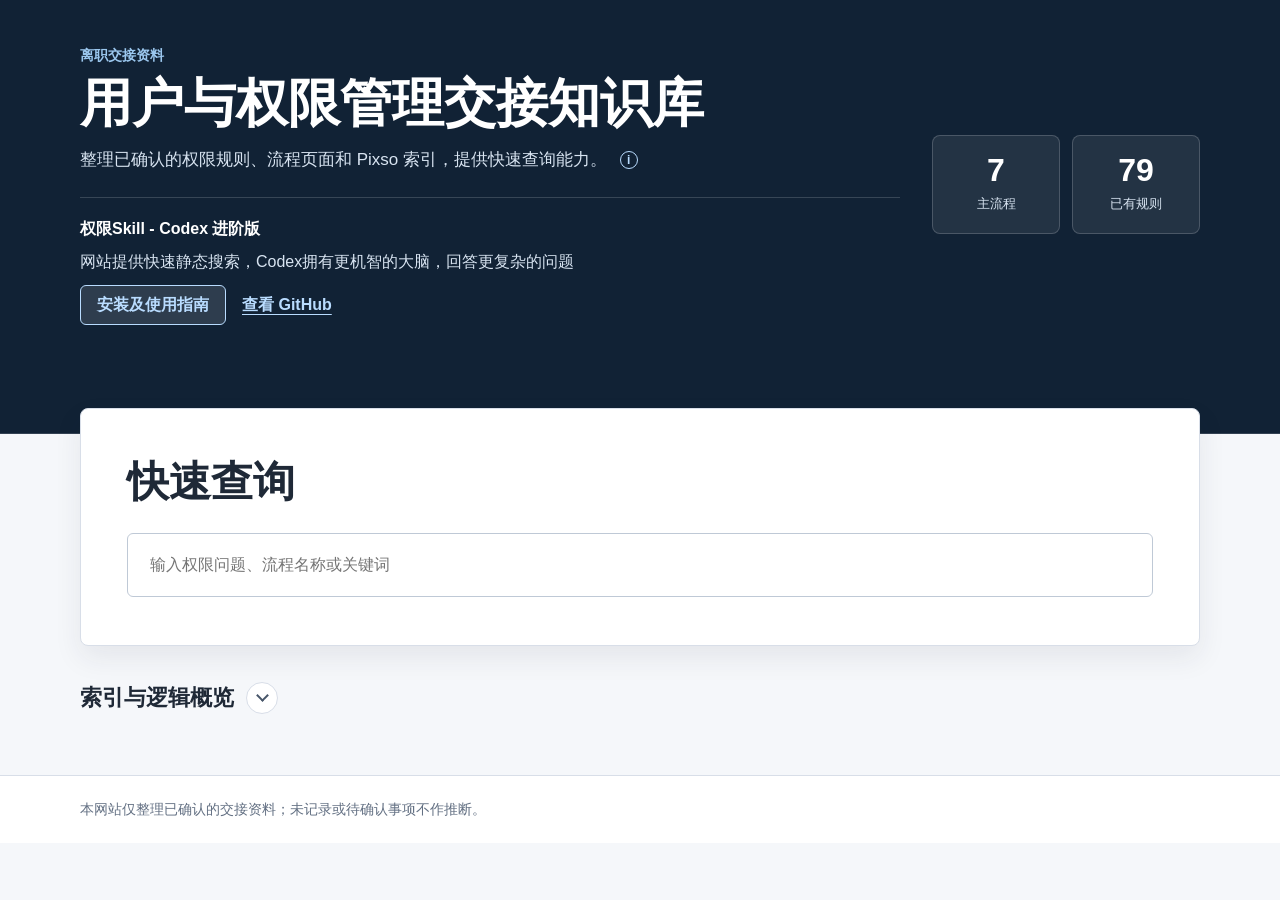
<file: index.html>
<!doctype html>
<html lang="zh-CN">
  <head>
    <meta charset="utf-8">
    <meta name="viewport" content="width=device-width, initial-scale=1">
    <title>用户与权限管理交接知识库</title>
    <link rel="stylesheet" href="styles.css">
  </head>
  <body>
    <header class="site-header">
      <div class="wrap hero">
        <div>
          <p class="eyebrow">离职交接资料</p>
          <h1>用户与权限管理交接知识库</h1>
          <p class="intro">
            整理已确认的权限规则、流程页面和 Pixso 索引，提供快速查询能力。
            <span class="design-info" id="designInfo" tabindex="0" aria-label="设计稿维护说明">
              <span class="design-info-icon" aria-hidden="true">i</span>
              <span class="design-info-panel" id="designInfoPanel"></span>
            </span>
          </p>
          <div class="hero-advanced" aria-label="Codex 进阶查询">
            <p class="hero-advanced-label">权限Skill - Codex 进阶版</p>
            <p class="hero-advanced-copy">网站提供快速静态搜索，Codex拥有更机智的大脑，回答更复杂的问题</p>
            <div class="hero-advanced-actions">
              <a class="hero-guide-button" href="./codex-guide.html">安装及使用指南</a>
              <a class="hero-github-link" href="https://github.com/okylll/auth-handover" target="_blank" rel="noopener noreferrer">查看 GitHub</a>
            </div>
          </div>
        </div>
        <div class="stats" aria-label="资料统计">
          <div>
            <strong id="pageCount">0</strong>
            <span>主流程</span>
          </div>
          <div>
            <strong id="ruleCount">0</strong>
            <span>已有规则</span>
          </div>
        </div>
      </div>
    </header>

    <main class="wrap main">
      <section class="search-panel" aria-labelledby="searchTitle">
        <h2 id="searchTitle">快速查询</h2>
        <div class="search-row">
          <div class="search-input-wrap">
            <label class="visually-hidden" for="searchInput">搜索</label>
            <input id="searchInput" type="text" placeholder="输入权限问题、流程名称或关键词" autocomplete="off">
            <button id="clearSearch" class="input-clear" type="button" aria-label="清空搜索" hidden>×</button>
          </div>
        </div>
      </section>

      <section class="search-results-block" id="searchResultsBlock" hidden>
        <h2 id="searchResultsTitle">查询结果 0条</h2>
        <section id="searchResults" class="results" aria-label="查询结果"></section>
      </section>

      <section class="overview-section" id="overviewSection">
        <section class="result-head" aria-live="polite">
          <div>
            <h2 id="resultTitle">索引与逻辑概览</h2>
            <p id="resultMeta"></p>
          </div>
          <button id="overviewToggle" class="overview-toggle" type="button" aria-expanded="false" aria-label="展开索引与逻辑概览">
            <span class="chevron" aria-hidden="true"></span>
          </button>
        </section>

        <div id="overviewBody">
          <nav class="tabs primary-tabs" aria-label="内容分类">
            <button class="tab is-active" type="button" data-view="pages">
              <span class="tab-label">设计稿索引</span>
              <span class="tab-count" data-count-for="pages">0</span>
            </button>
            <button class="tab" type="button" data-view="rules-overview">
              <span class="tab-label">规则概览</span>
              <span class="tab-count" data-count-for="rules-overview">0</span>
            </button>
          </nav>

          <nav class="tabs secondary-tabs" id="ruleSubtabs" aria-label="规则分类">
            <button class="tab is-active" type="button" data-rule-view="rules">
              <span class="tab-label">已确定</span>
              <span class="tab-count" data-count-for="rules">0</span>
            </button>
            <button class="tab" type="button" data-rule-view="pending">
              <span class="tab-label">待确定</span>
              <span class="tab-count" data-count-for="pending">0</span>
            </button>
          </nav>

          <section id="results" class="results" aria-label="索引与逻辑概览内容"></section>
        </div>
      </section>
    </main>

    <footer class="site-footer">
      <div class="wrap">
        本网站仅整理已确认的交接资料；未记录或待确认事项不作推断。
      </div>
    </footer>

    <script src="data.js"></script>
    <script src="app.js"></script>
  </body>
</html>
</file>
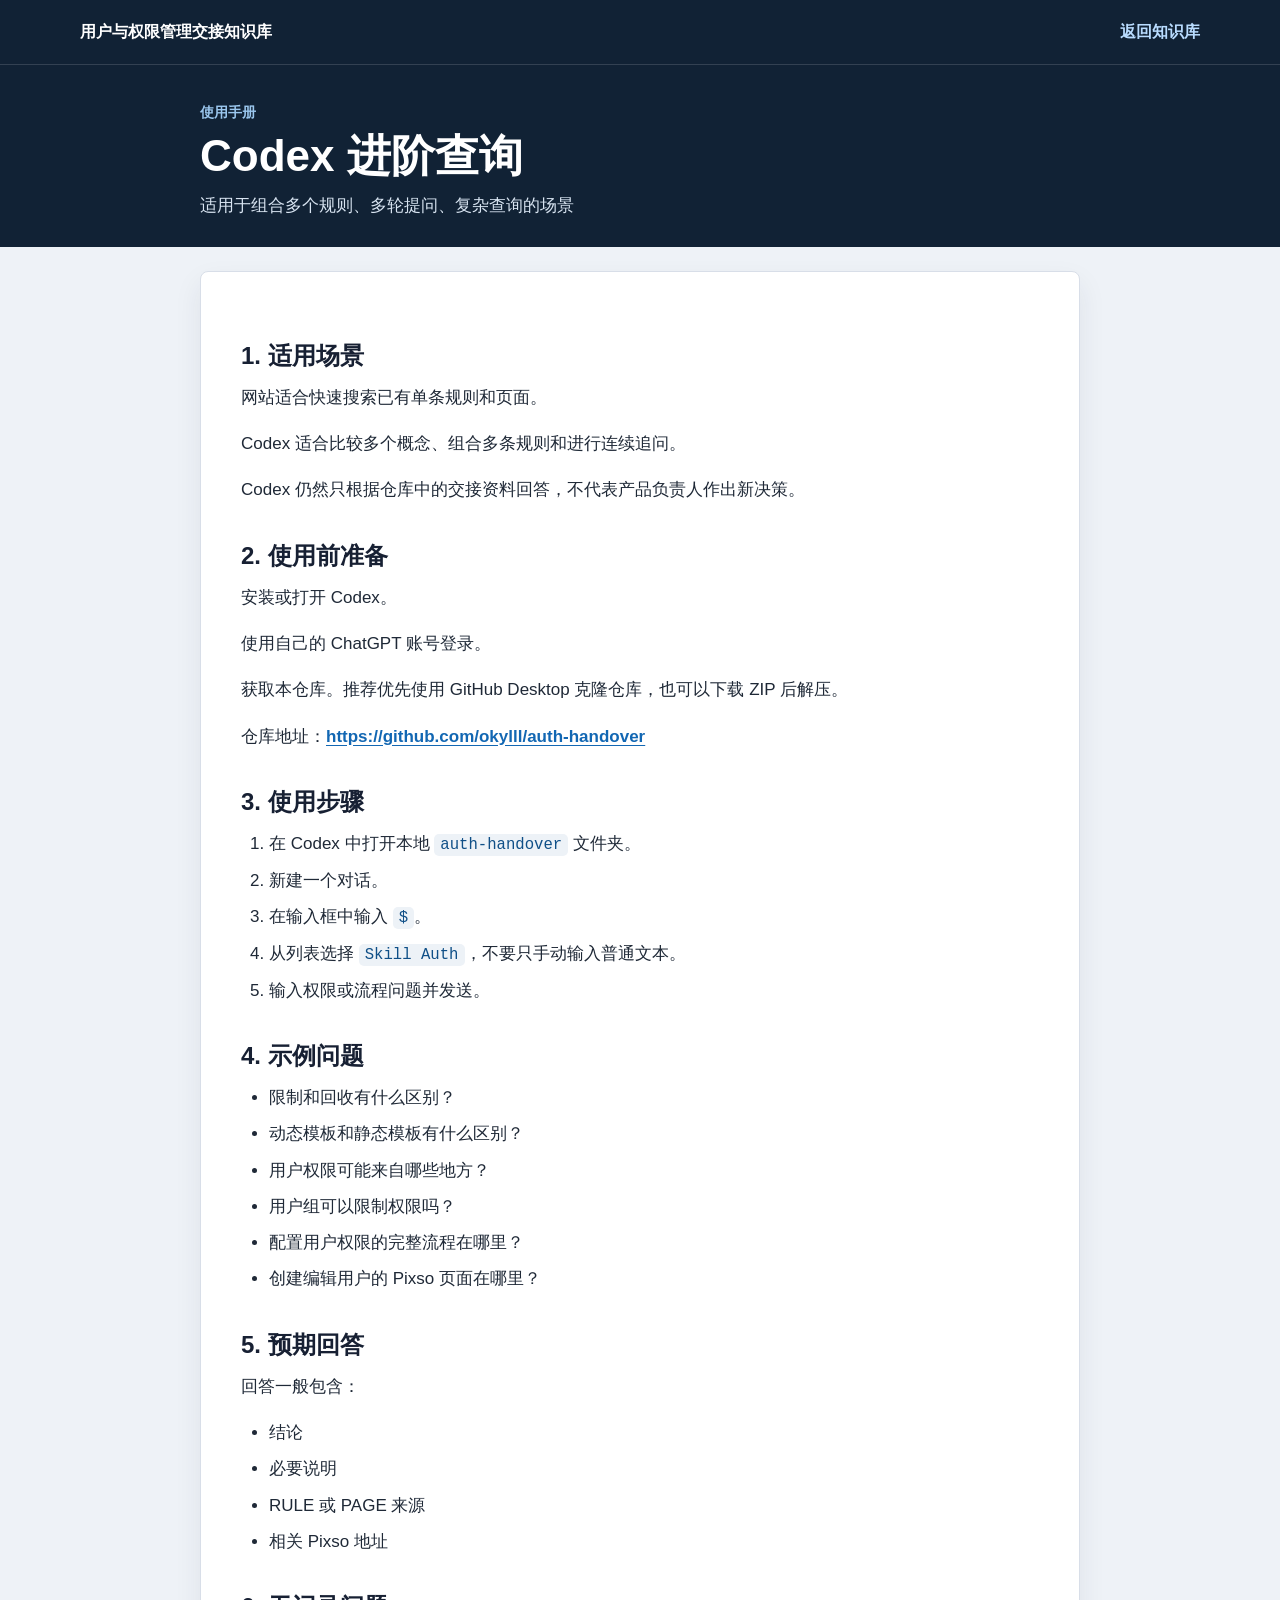
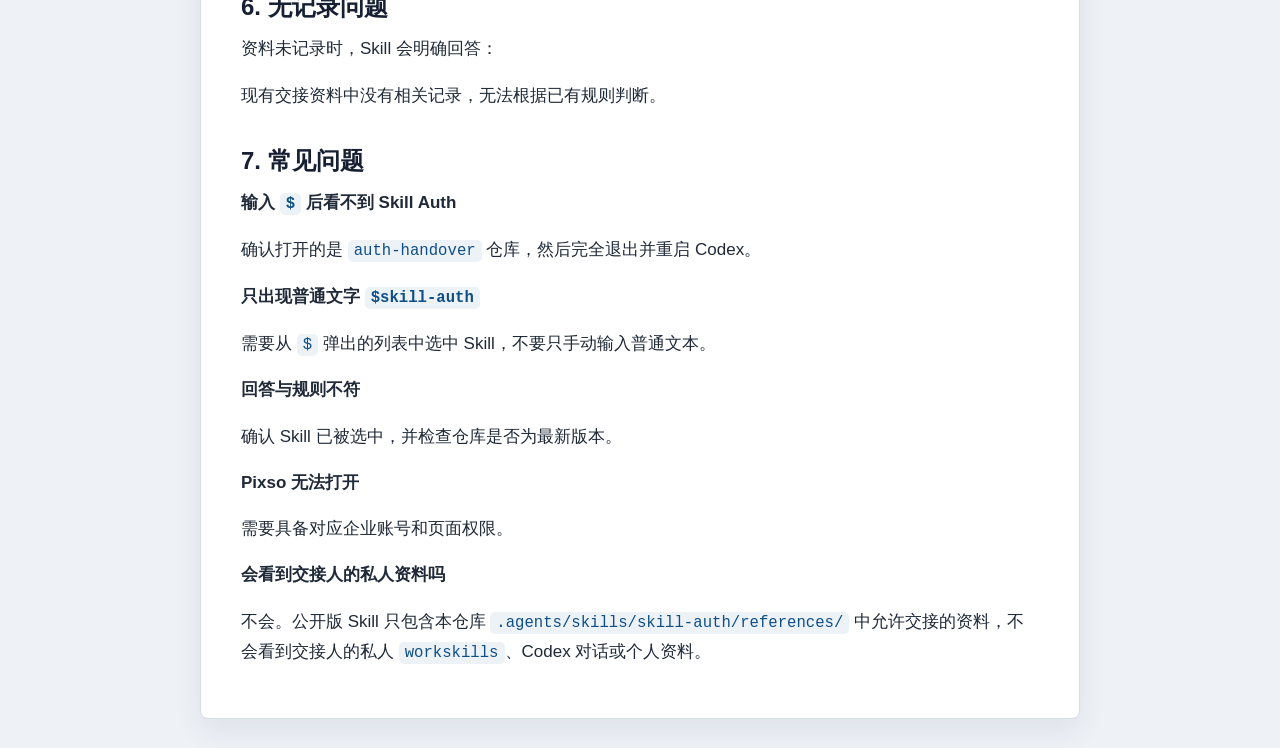
<file: codex-guide.html>
<!doctype html>
<html lang="zh-CN">
  <head>
    <meta charset="utf-8">
    <meta name="viewport" content="width=device-width, initial-scale=1">
    <title>使用手册 - Codex 进阶查询</title>
    <link rel="stylesheet" href="styles.css">
  </head>
  <body class="guide-page">
    <header class="guide-topbar">
      <div class="wrap guide-nav">
        <a class="guide-brand" href="./index.html">用户与权限管理交接知识库</a>
        <a class="guide-nav-link" href="./index.html">返回知识库</a>
      </div>
    </header>

    <main class="guide-main">
      <section class="guide-hero">
        <div class="guide-wrap">
          <p class="eyebrow">使用手册</p>
          <h1>Codex 进阶查询</h1>
          <p>适用于组合多个规则、多轮提问、复杂查询的场景</p>
        </div>
      </section>

      <article class="guide-wrap guide-document" aria-label="Codex 进阶查询使用手册正文">
        <div id="guideContent" class="guide-content">正在加载使用手册...</div>
        <script type="text/plain" id="guideMarkdown"># Codex 进阶查询使用手册

## 1. 适用场景

网站适合快速搜索已有单条规则和页面。

Codex 适合比较多个概念、组合多条规则和进行连续追问。

Codex 仍然只根据仓库中的交接资料回答，不代表产品负责人作出新决策。

## 2. 使用前准备

安装或打开 Codex。

使用自己的 ChatGPT 账号登录。

获取本仓库。推荐优先使用 GitHub Desktop 克隆仓库，也可以下载 ZIP 后解压。

仓库地址：[https://github.com/okylll/auth-handover](https://github.com/okylll/auth-handover)

## 3. 使用步骤

1. 在 Codex 中打开本地 `auth-handover` 文件夹。
2. 新建一个对话。
3. 在输入框中输入 `$`。
4. 从列表选择 `Skill Auth`，不要只手动输入普通文本。
5. 输入权限或流程问题并发送。

## 4. 示例问题

- 限制和回收有什么区别？
- 动态模板和静态模板有什么区别？
- 用户权限可能来自哪些地方？
- 用户组可以限制权限吗？
- 配置用户权限的完整流程在哪里？
- 创建编辑用户的 Pixso 页面在哪里？

## 5. 预期回答

回答一般包含：

- 结论
- 必要说明
- RULE 或 PAGE 来源
- 相关 Pixso 地址

## 6. 无记录问题

资料未记录时，Skill 会明确回答：

现有交接资料中没有相关记录，无法根据已有规则判断。

## 7. 常见问题

**输入 `$` 后看不到 Skill Auth**

确认打开的是 `auth-handover` 仓库，然后完全退出并重启 Codex。

**只出现普通文字 `$skill-auth`**

需要从 `$` 弹出的列表中选中 Skill，不要只手动输入普通文本。

**回答与规则不符**

确认 Skill 已被选中，并检查仓库是否为最新版本。

**Pixso 无法打开**

需要具备对应企业账号和页面权限。

**会看到交接人的私人资料吗**

不会。公开版 Skill 只包含本仓库 `.agents/skills/skill-auth/references/` 中允许交接的资料，不会看到交接人的私人 `workskills`、Codex 对话或个人资料。</script>
      </article>
    </main>

    <script src="guide.js"></script>
  </body>
</html>
</file>
<file: styles.css>
:root {
  --bg: #f5f7fa;
  --panel: #ffffff;
  --text: #1f2937;
  --muted: #637083;
  --line: #d8dee8;
  --accent: #1267b3;
  --accent-dark: #0b4d87;
  --accent-soft: #e7f1fb;
  --ok: #147a57;
  --warn: #915d00;
  --shadow: 0 12px 28px rgba(32, 44, 61, 0.08);
}

* {
  box-sizing: border-box;
}

body {
  margin: 0;
  min-width: 320px;
  background: var(--bg);
  color: var(--text);
  font-family: -apple-system, BlinkMacSystemFont, "Segoe UI", "PingFang SC", "Microsoft YaHei", sans-serif;
  line-height: 1.6;
}

button,
input {
  font: inherit;
}

.wrap {
  width: min(1120px, calc(100% - 32px));
  margin: 0 auto;
}

.site-header {
  background: #112235;
  color: #fff;
  border-bottom: 1px solid rgba(255, 255, 255, 0.14);
}

.hero {
  min-height: 250px;
  display: grid;
  grid-template-columns: minmax(0, 1fr) auto;
  gap: 32px;
  align-items: center;
  padding: 44px 0 108px;
}

.eyebrow {
  margin: 0 0 8px;
  color: #9bc7ee;
  font-size: 14px;
  font-weight: 700;
}

h1,
h2,
h3,
p {
  margin-top: 0;
}

h1 {
  margin-bottom: 12px;
  font-size: clamp(32px, 5vw, 52px);
  line-height: 1.14;
  letter-spacing: 0;
}

.intro {
  max-width: 720px;
  margin-bottom: 0;
  color: #d8e4f1;
  font-size: 17px;
}

.design-info {
  position: relative;
  display: inline-flex;
  vertical-align: middle;
  margin-left: 8px;
}

.design-info-icon {
  display: inline-flex;
  align-items: center;
  justify-content: center;
  width: 18px;
  height: 18px;
  border: 1px solid #b9dcff;
  border-radius: 999px;
  color: #b9dcff;
  font-size: 12px;
  font-weight: 800;
  line-height: 1;
  cursor: help;
}

.design-info-panel {
  position: absolute;
  left: 0;
  top: 28px;
  z-index: 10;
  width: min(680px, calc(100vw - 64px));
  padding: 22px 24px;
  border: 1px solid rgba(185, 220, 255, 0.35);
  border-radius: 8px;
  background: #ffffff;
  color: var(--text);
  box-shadow: var(--shadow);
  font-size: 15px;
  line-height: 1.72;
  opacity: 0;
  pointer-events: none;
  transform: translateY(-4px);
  transition: opacity 0.16s ease, transform 0.16s ease;
}

.design-info:hover .design-info-panel,
.design-info:focus .design-info-panel,
.design-info:focus-within .design-info-panel {
  opacity: 1;
  pointer-events: auto;
  transform: translateY(0);
}

.design-info-title,
.design-info-item,
.design-info-item strong,
.design-info-item span {
  display: block;
}

.design-info-title {
  margin-bottom: 8px;
  color: #0f4f87;
  font-weight: 800;
}

.design-info-item + .design-info-item {
  margin-top: 14px;
  padding-top: 14px;
  border-top: 1px solid var(--line);
}

.design-info-item strong {
  margin-bottom: 3px;
}

.design-info-item p {
  margin: 4px 0 0;
}

.hero-advanced {
  display: grid;
  justify-items: start;
  gap: 10px;
  margin-top: 24px;
  padding-top: 18px;
  border-top: 1px solid rgba(255, 255, 255, 0.16);
}

.hero-advanced-label {
  margin-bottom: -2px;
  color: #ffffff;
  font-weight: 800;
}

.hero-advanced-copy {
  max-width: 660px;
  margin-bottom: 0;
  color: #d8e4f1;
}

.hero-advanced-actions {
  display: flex;
  flex-wrap: wrap;
  gap: 16px;
  align-items: center;
}

.hero-guide-button {
  display: inline-flex;
  align-items: center;
  justify-content: center;
  padding: 0 16px;
  border: 1px solid #b9dcff;
  background: rgba(255, 255, 255, 0.12);
  color: #b9dcff;
  font-weight: 800;
  text-decoration: none;
}

.hero-guide-button:hover {
  background: rgba(255, 255, 255, 0.2);
  color: #ffffff;
}

.hero-github-link {
  display: inline-flex;
  align-items: center;
  min-height: 40px;
  color: #b9dcff;
  font-weight: 700;
  text-underline-offset: 4px;
}

.hero-github-link:hover {
  color: #ffffff;
}

.stats {
  display: grid;
  grid-template-columns: repeat(2, 128px);
  gap: 12px;
}

.stats div {
  padding: 18px 14px;
  border: 1px solid rgba(255, 255, 255, 0.18);
  background: rgba(255, 255, 255, 0.08);
  border-radius: 8px;
  text-align: center;
}

.stats strong {
  display: block;
  font-size: 32px;
  line-height: 1;
}

.stats span {
  display: block;
  margin-top: 8px;
  color: #d8e4f1;
  font-size: 13px;
}

.main {
  padding: 28px 0 44px;
}

.search-panel {
  width: 100%;
  min-height: 238px;
  display: grid;
  align-content: center;
  gap: 26px;
  margin: -54px auto 0;
  padding: 46px;
  background: var(--panel);
  border: 1px solid var(--line);
  border-radius: 8px;
  box-shadow: var(--shadow);
}

.search-panel h2 {
  margin-bottom: 0;
  font-size: clamp(28px, 4vw, 42px);
  line-height: 1.2;
}

.search-row {
  display: block;
}

.search-input-wrap {
  position: relative;
}

#searchInput {
  width: 100%;
  min-height: 64px;
  padding: 0 58px 0 22px;
  border: 1px solid #bfc9d6;
  border-radius: 6px;
  color: var(--text);
  background: #fff;
  outline: none;
}

#searchInput::-webkit-search-cancel-button,
#searchInput::-webkit-search-decoration {
  display: none;
}

#searchInput:focus {
  border-color: var(--accent);
  box-shadow: 0 0 0 3px rgba(18, 103, 179, 0.16);
}

.tab,
.hero-guide-button {
  min-height: 40px;
  border-radius: 6px;
  cursor: pointer;
}

.input-clear {
  position: absolute;
  top: 50%;
  right: 16px;
  width: 32px;
  height: 32px;
  padding: 0;
  border: 0;
  border-radius: 999px;
  background: #eef2f7;
  color: #526173;
  font-size: 22px;
  line-height: 1;
  cursor: pointer;
  transform: translateY(-50%);
}

.input-clear:hover {
  background: #e2e8f0;
  color: var(--text);
}

.tabs {
  display: flex;
  gap: 10px;
  margin: 22px 0;
}

.tab {
  display: inline-flex;
  align-items: center;
  justify-content: center;
  gap: 8px;
  padding: 0 18px;
  border: 1px solid var(--line);
  background: var(--panel);
  color: var(--text);
  font-weight: 700;
}

.tab-count {
  display: inline-flex;
  align-items: center;
  justify-content: center;
  min-width: 1.6em;
  height: 1.6em;
  padding: 0 0.45em;
  border-radius: 999px;
  background: #eef2f7;
  color: #526173;
  font-size: 0.78em;
  line-height: 1;
}

.tab.is-active {
  border-color: var(--accent);
  background: var(--accent);
  color: #fff;
}

.tab.is-active .tab-count {
  background: rgba(255, 255, 255, 0.18);
  color: #ffffff;
}

.primary-tabs {
  margin-top: 0;
  margin-bottom: 12px;
}

.secondary-tabs {
  margin: 12px 0 18px;
}

.secondary-tabs .tab {
  min-height: 34px;
  padding: 0 14px;
  border-color: #d9e1ec;
  background: #ffffff;
  color: #475569;
  font-size: 14px;
}

.secondary-tabs .tab-count {
  background: #eef2f7;
  color: #64748b;
}

.secondary-tabs .tab.is-active {
  border-color: #a9c7e8;
  background: #edf6ff;
  color: var(--accent-dark);
}

.secondary-tabs .tab.is-active .tab-count {
  background: #d8eafc;
  color: var(--accent-dark);
}

[hidden] {
  display: none !important;
}

.result-head {
  display: flex;
  justify-content: flex-start;
  align-items: center;
  gap: 12px;
  margin: 34px 0 16px;
}

.result-head h2 {
  margin-bottom: 0;
  font-size: 22px;
}

.result-head p {
  margin-bottom: 0;
  color: var(--muted);
}

.results {
  display: grid;
  gap: 14px;
}

.search-results-block {
  margin-top: 34px;
}

.search-results-block h2 {
  margin: 0 0 14px;
  color: var(--text);
  font-size: 22px;
  line-height: 1.35;
}

.overview-section {
  margin-top: 34px;
}

.overview-toggle {
  display: inline-flex;
  align-items: center;
  justify-content: center;
  width: 32px;
  height: 32px;
  padding: 0;
  border: 1px solid var(--line);
  border-radius: 999px;
  background: #ffffff;
  color: #475569;
  cursor: pointer;
}

.overview-toggle:hover {
  border-color: #b7c5d8;
  background: #f7fafc;
}

.chevron {
  width: 9px;
  height: 9px;
  border-right: 2px solid currentColor;
  border-bottom: 2px solid currentColor;
  transform: translateY(-2px) rotate(45deg);
  transition: transform 0.16s ease;
}

.overview-toggle.is-expanded .chevron {
  transform: translateY(2px) rotate(225deg);
}

.card {
  padding: 20px;
  background: var(--panel);
  border: 1px solid var(--line);
  border-radius: 8px;
}

.pending-card {
  border-color: #efc36d;
}

.card-head {
  display: flex;
  justify-content: space-between;
  gap: 16px;
  align-items: flex-start;
  margin-bottom: 12px;
}

.badge {
  display: inline-flex;
  align-items: center;
  min-height: 28px;
  padding: 0 10px;
  border-radius: 999px;
  background: var(--accent-soft);
  color: var(--accent-dark);
  font-size: 13px;
  font-weight: 800;
  white-space: nowrap;
}

.badge-group {
  display: inline-flex;
  flex-wrap: wrap;
  justify-content: flex-end;
  gap: 8px;
}

.status-badge {
  display: inline-flex;
  align-items: center;
  min-height: 28px;
  padding: 0 10px;
  border-radius: 999px;
  background: #edf8f4;
  color: var(--ok);
  font-size: 13px;
  font-weight: 800;
  white-space: nowrap;
}

.pending-status-badge {
  background: #fff7e8;
  color: var(--warn);
}

.type {
  background: #edf8f4;
  color: var(--ok);
}

.card h3 {
  margin: 0;
  font-size: 20px;
  line-height: 1.35;
}

.page-title-link {
  display: inline-flex;
  align-items: center;
  gap: 8px;
  color: var(--text);
  text-decoration: none;
}

.page-title-link:hover {
  color: var(--accent);
  text-decoration: underline;
  text-underline-offset: 4px;
}

.link-icon {
  display: inline-flex;
  align-items: center;
  justify-content: center;
  width: 1.3em;
  height: 1.3em;
  border-radius: 999px;
  background: var(--accent-soft);
  color: var(--accent-dark);
  font-size: 0.72em;
  line-height: 1;
}

.field {
  margin: 14px 0 0;
}

.field-label {
  display: block;
  margin-bottom: 4px;
  color: var(--muted);
  font-size: 13px;
  font-weight: 800;
}

.field p {
  margin-bottom: 0;
}

.field ul,
.field ol {
  margin: 6px 0 0;
  padding-left: 22px;
}

.markdown-body p {
  margin: 8px 0;
}

.markdown-body blockquote {
  margin: 10px 0;
  padding: 8px 12px;
  border-left: 3px solid var(--accent);
  background: #f3f7fc;
  color: #334155;
}

.markdown-body code {
  padding: 2px 5px;
  border-radius: 4px;
  background: #edf2f7;
  color: #0f4f87;
}

.markdown-body pre {
  overflow-x: auto;
  margin: 10px 0;
  padding: 12px;
  border-radius: 6px;
  background: #172033;
}

.markdown-body pre code {
  padding: 0;
  background: transparent;
  color: #eef6ff;
}

.markdown-table-wrap {
  overflow-x: auto;
  margin: 12px 0;
}

.markdown-table {
  width: 100%;
  min-width: 520px;
  border-collapse: collapse;
  font-size: 14px;
}

.markdown-table th,
.markdown-table td {
  padding: 9px 10px;
  border: 1px solid var(--line);
  text-align: left;
  vertical-align: top;
}

.markdown-table th {
  background: #f3f7fc;
  color: #334155;
  font-weight: 800;
}

.source-list,
.keyword-list {
  display: flex;
  flex-wrap: wrap;
  gap: 8px;
  margin-top: 8px;
}

.chip {
  display: inline-flex;
  align-items: center;
  min-height: 28px;
  padding: 0 9px;
  border-radius: 999px;
  background: #f0f3f8;
  color: #3f4c5d;
  font-size: 13px;
}

.page-actions {
  display: flex;
  flex-wrap: wrap;
  gap: 10px;
  align-items: center;
  margin-top: 16px;
}

.pixso-link {
  display: inline-flex;
  align-items: center;
  justify-content: center;
  padding: 0 14px;
  background: var(--accent);
  color: #fff;
  font-weight: 800;
  text-decoration: none;
}

.pixso-link:hover {
  background: var(--accent-dark);
}

.status {
  color: var(--warn);
  font-size: 14px;
  font-weight: 700;
}

.pending-notice {
  margin-top: 12px;
  padding: 10px 12px;
  border: 1px solid #efc36d;
  border-radius: 6px;
  background: #fff7e8;
  color: #7a4a00;
  font-weight: 800;
}

.empty {
  padding: 28px;
  background: #fff7e8;
  border: 1px solid #f0d4a4;
  border-radius: 8px;
  color: #674006;
  font-weight: 800;
}

.site-footer {
  padding: 22px 0;
  border-top: 1px solid var(--line);
  background: #fff;
  color: var(--muted);
  font-size: 14px;
}

.visually-hidden {
  position: absolute;
  width: 1px;
  height: 1px;
  padding: 0;
  margin: -1px;
  overflow: hidden;
  clip: rect(0, 0, 0, 0);
  border: 0;
}

.guide-page {
  background: #eef2f7;
}

.guide-wrap {
  width: min(880px, calc(100% - 32px));
  margin: 0 auto;
}

.guide-topbar {
  background: #112235;
  color: #ffffff;
  border-bottom: 1px solid rgba(255, 255, 255, 0.14);
}

.guide-nav {
  display: flex;
  align-items: center;
  justify-content: space-between;
  gap: 16px;
  min-height: 64px;
}

.guide-brand,
.guide-nav-link {
  color: #ffffff;
  text-decoration: none;
}

.guide-brand {
  font-weight: 800;
}

.guide-nav-link {
  color: #b9dcff;
  font-weight: 700;
}

.guide-nav-link:hover {
  color: #ffffff;
}

.guide-main {
  padding-bottom: 34px;
}

.guide-hero {
  padding: 36px 0 28px;
  background: #112235;
  color: #ffffff;
}

.guide-hero h1 {
  margin-bottom: 10px;
  font-size: clamp(30px, 5vw, 44px);
}

.guide-hero p:last-child {
  max-width: 720px;
  margin-bottom: 0;
  color: #d8e4f1;
  font-size: 17px;
}

.guide-document {
  margin-top: 24px;
  padding: 34px 40px;
  background: #ffffff;
  border: 1px solid var(--line);
  border-radius: 8px;
  box-shadow: var(--shadow);
}

.guide-content {
  color: var(--text);
  font-size: 17px;
  line-height: 1.78;
}

.guide-content h1,
.guide-content h2,
.guide-content h3 {
  color: #172033;
  line-height: 1.3;
}

.guide-content h1 {
  margin: 0 0 22px;
  padding-bottom: 14px;
  border-bottom: 1px solid var(--line);
  font-size: 32px;
}

.guide-content h2 {
  margin: 34px 0 12px;
  font-size: 24px;
}

.guide-content h3 {
  margin: 26px 0 10px;
  font-size: 20px;
}

.guide-content p {
  margin-bottom: 16px;
}

.guide-content ul,
.guide-content ol {
  margin: 10px 0 18px;
  padding-left: 28px;
}

.guide-content li {
  margin: 6px 0;
}

.guide-content code {
  padding: 2px 6px;
  border-radius: 5px;
  background: #edf2f7;
  color: #0f4f87;
  font-size: 0.92em;
}

.guide-content pre {
  overflow-x: auto;
  margin: 16px 0;
  padding: 16px;
  border-radius: 8px;
  background: #172033;
}

.guide-content pre code {
  padding: 0;
  background: transparent;
  color: #eef6ff;
}

.guide-content a {
  color: var(--accent);
  font-weight: 700;
  text-underline-offset: 3px;
}

.guide-error {
  color: #9a3412;
  font-weight: 800;
}

@media (max-width: 760px) {
  .wrap {
    width: min(100% - 24px, 1120px);
  }

  .hero {
    grid-template-columns: 1fr;
    gap: 22px;
    padding: 34px 0 116px;
  }

  .stats {
    grid-template-columns: repeat(2, minmax(0, 1fr));
  }

  .search-panel {
    min-height: 230px;
    margin-top: -58px;
    padding: 28px 18px;
  }

  .search-row {
    grid-template-columns: 1fr;
  }

  .tabs {
    display: grid;
    grid-template-columns: repeat(2, minmax(0, 1fr));
  }

  .tab {
    min-width: 0;
    padding: 0 10px;
    white-space: nowrap;
  }

  .tab-label {
    overflow: hidden;
    text-overflow: ellipsis;
  }

  .secondary-tabs {
    width: 100%;
  }

  .result-head {
    align-items: flex-start;
  }

  .badge-group {
    justify-content: flex-start;
  }

  .card-head {
    display: grid;
    gap: 10px;
  }

  .badge {
    width: fit-content;
  }

  .hero-advanced {
    gap: 11px;
  }

  .hero-advanced-actions {
    gap: 12px 16px;
  }

  .guide-nav {
    display: grid;
    gap: 6px;
    padding: 12px 0;
  }

  .guide-document {
    width: min(100% - 24px, 880px);
    padding: 24px 18px;
  }

  .guide-content {
    font-size: 16px;
  }

  .guide-content h1 {
    font-size: 26px;
  }

  .guide-content h2 {
    font-size: 21px;
  }

}

@media (max-width: 420px) {
  .stats {
    grid-template-columns: repeat(2, minmax(0, 1fr));
  }

  .design-info-panel {
    left: auto;
    right: -24px;
    width: calc(100vw - 32px);
    padding: 18px;
  }

  .search-panel h2 {
    font-size: 28px;
  }
}
</file>
